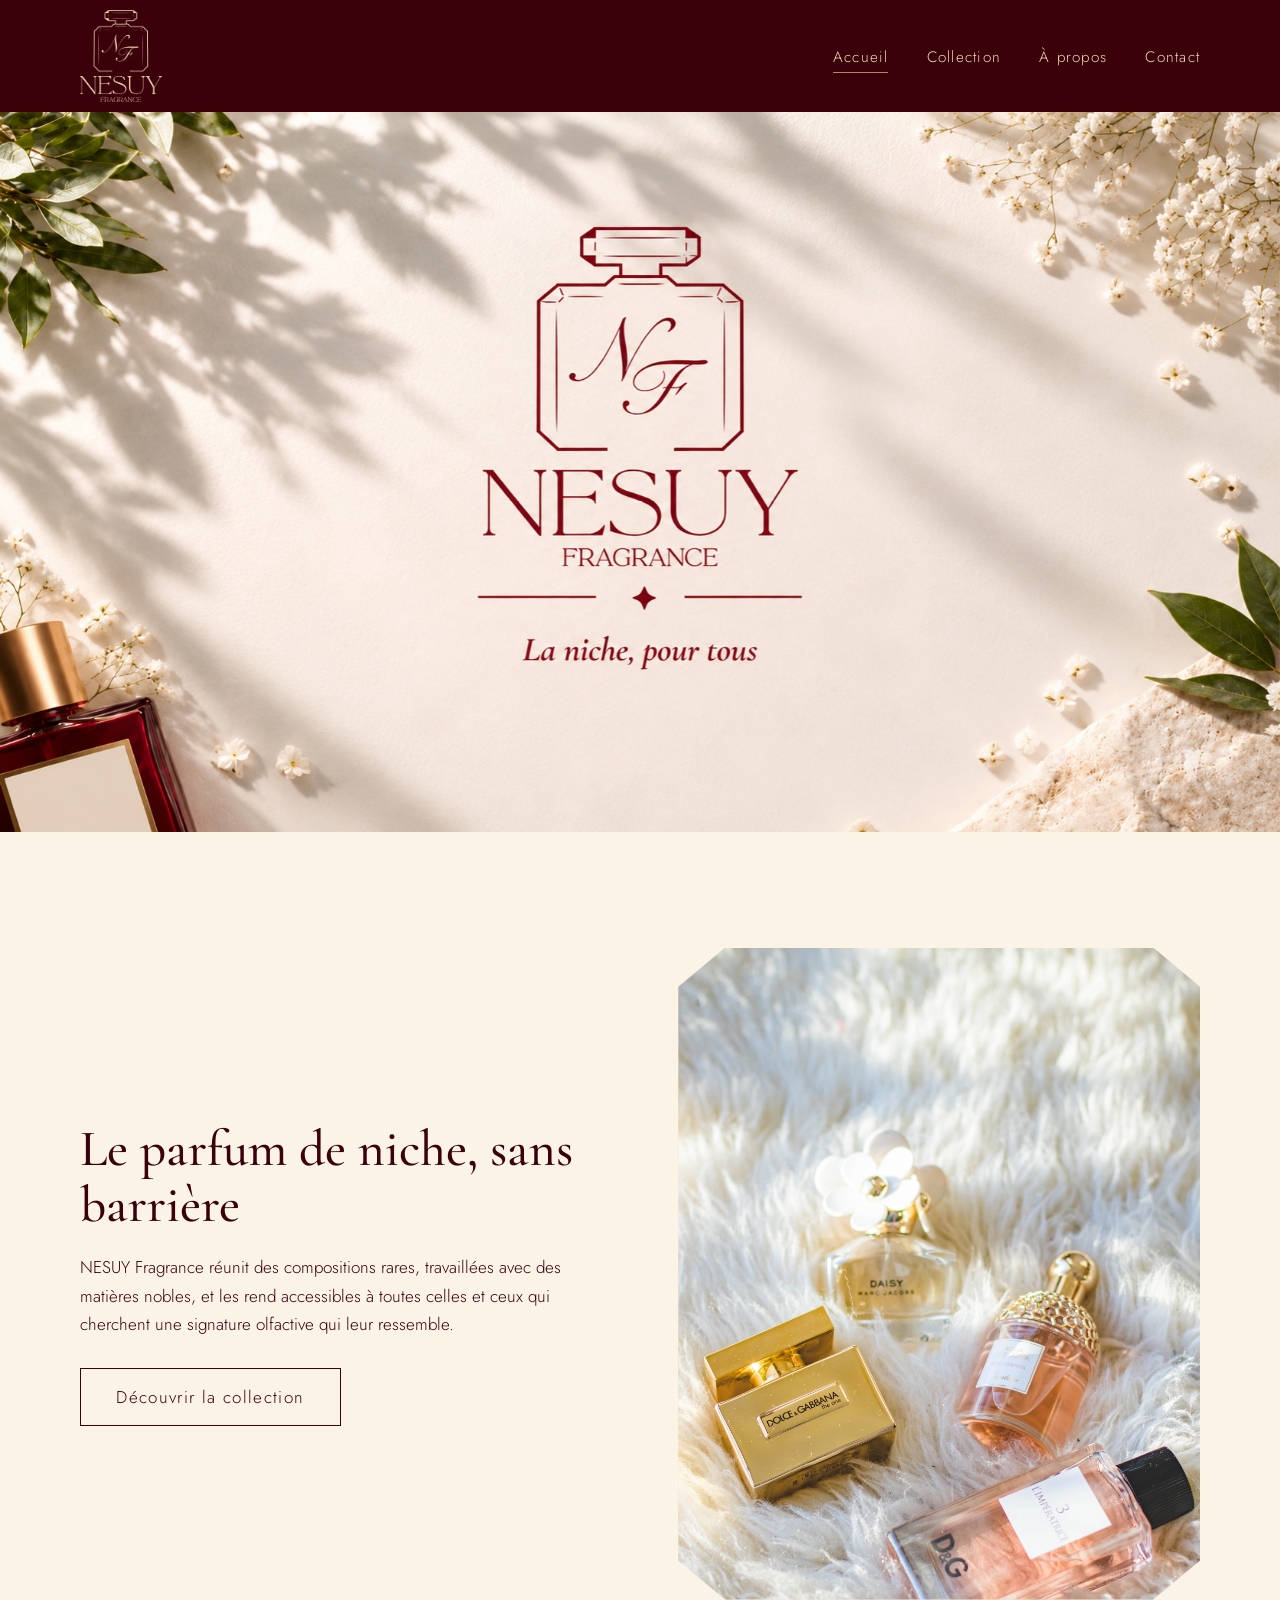
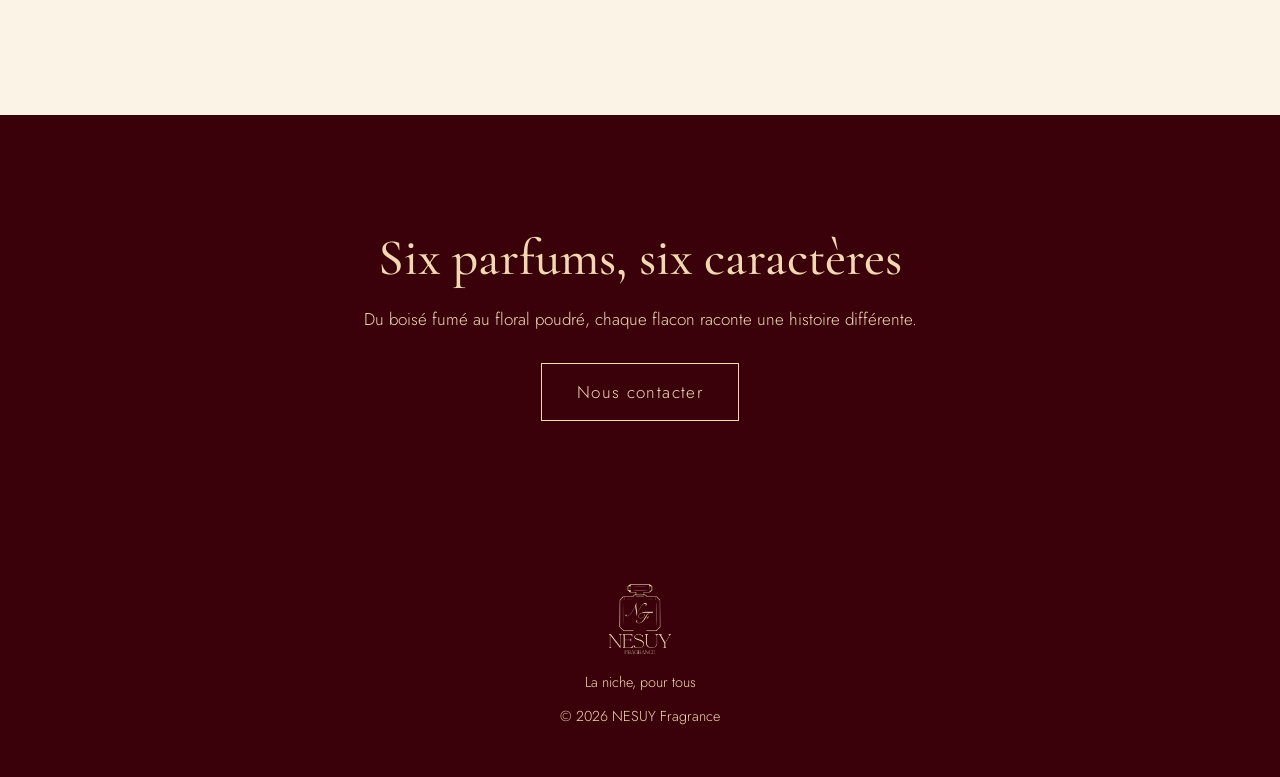
<file: index.html>
<!DOCTYPE html>
<html lang="fr">
<head>
<meta charset="UTF-8">
<meta name="viewport" content="width=device-width, initial-scale=1">
<title>Accueil — NESUY Fragrance</title>
<meta name="description" content="NESUY Fragrance : parfums de niche pour tous.">

<link rel="preconnect" href="https://fonts.googleapis.com">
<link rel="preconnect" href="https://fonts.gstatic.com" crossorigin>

<link href="https://fonts.googleapis.com/css2?family=Cormorant+Garamond:ital,wght@0,500;1,500&family=Jost:wght@300;400&display=swap" rel="stylesheet">

<link rel="stylesheet" href="css/style.css">
</head>

<body>

<header>
<div class="wrap">

<a class="brand" href="index.html" aria-label="NESUY Fragrance, accueil">
<img src="img/logo-nesuy.png" alt="NESUY Fragrance">
</a>

<input type="checkbox" id="menu-toggle" class="menu-toggle" aria-label="Ouvrir le menu">

<label for="menu-toggle" class="burger">Menu</label>

<nav aria-label="Navigation principale">
<ul>
<li><a href="index.html" aria-current="page">Accueil</a></li>
<li><a href="collection.html">Collection</a></li>
<li><a href="a-propos.html">À propos</a></li>
<li><a href="contact.html">Contact</a></li>
</ul>
</nav>

</div>
</header>

<main>


<section class="hero">

<picture>

   
    <source
        media="(min-width: 821px)"
        srcset="img/Nesuy_paysage.png"
    >

    <img
        src="img/accueil-hero.jpg"
        alt="NESUY Fragrance, La niche, pour tous"
    >

</picture>

</section>

<section>
<div class="wrap split">

<div>
<h2>Le parfum de niche, sans barrière</h2>

<p>
NESUY Fragrance réunit des compositions rares, travaillées avec des matières nobles, et les rend accessibles à toutes celles et ceux qui cherchent une signature olfactive qui leur ressemble.
</p>

<a class="btn" href="collection.html">
Découvrir la collection
</a>
</div>


<div class="slot decor">
<img src="img/parfum_accueil.jpg" alt="Ambiance NESUY Fragrance">
</div>

</div>
</section>

<section class="dark">

<div class="wrap" style="text-align:center">

<h2>Six parfums, six caractères</h2>

<p style="margin-inline:auto">
Du boisé fumé au floral poudré, chaque flacon raconte une histoire différente.
</p>

<a class="btn" href="contact.html">
Nous contacter
</a>

</div>

</section>

</main>

<footer>

<div class="wrap">

<img src="img/logo-nesuy.png" alt="NESUY Fragrance">

<p style="margin-inline:auto">
La niche, pour tous
</p>

<p style="margin:.6rem auto 0">
© 2026 NESUY Fragrance
</p>

</div>

</footer>

</body>
</html>
</file>
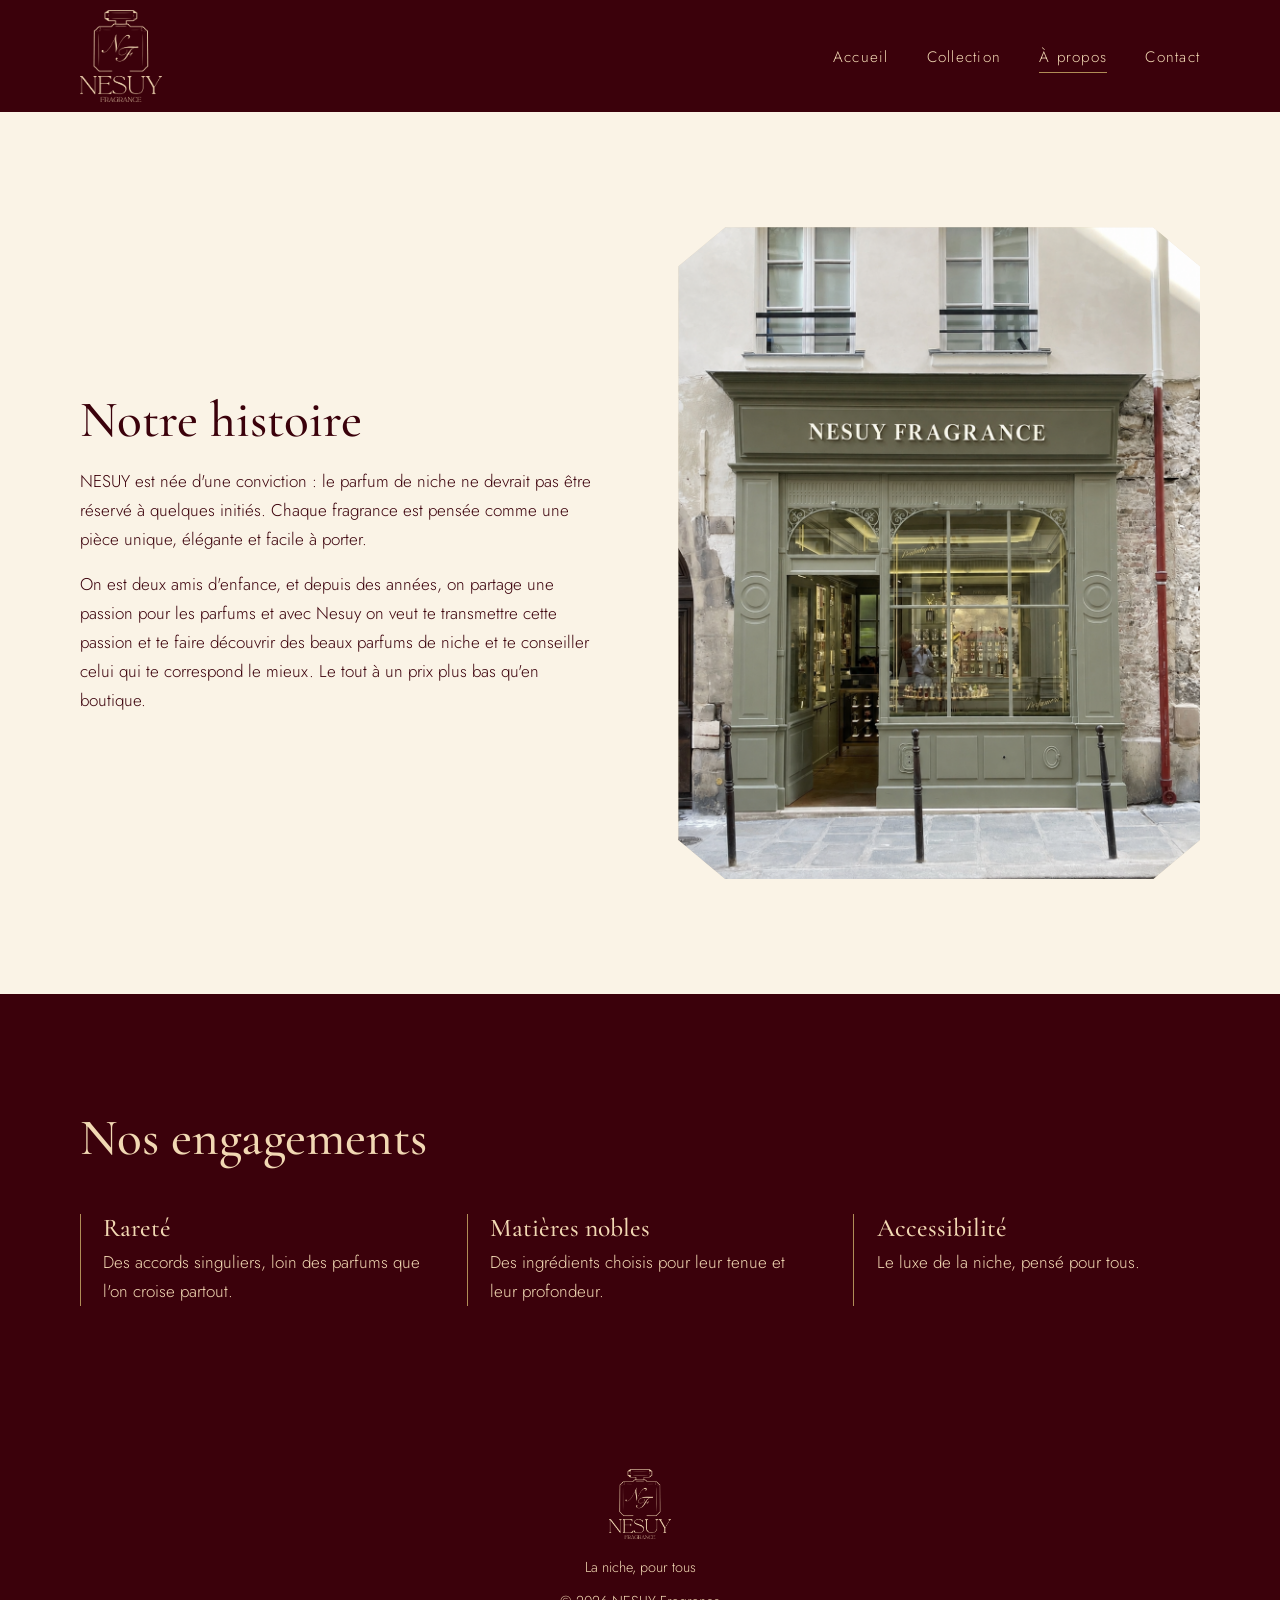
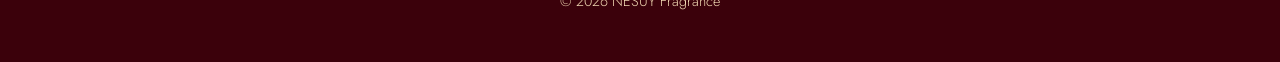
<file: a-propos.html>
<!DOCTYPE html>
<html lang="fr">

<head>
    <meta charset="UTF-8">
    <meta name="viewport" content="width=device-width, initial-scale=1">

    <title>À propos — NESUY Fragrance</title>

    <meta name="description" content="L'histoire et les valeurs de NESUY Fragrance.">

    <link rel="preconnect" href="https://fonts.googleapis.com">
    <link rel="preconnect" href="https://fonts.gstatic.com" crossorigin>

    <link
        href="https://fonts.googleapis.com/css2?family=Cormorant+Garamond:ital,wght@0,500;1,500&family=Jost:wght@300;400&display=swap"
        rel="stylesheet"
    >

    <link rel="stylesheet" href="css/style.css">
</head>

<body>

    <header>
        <div class="wrap">

            <a class="brand" href="index.html" aria-label="NESUY Fragrance, accueil">
                <img src="img/logo-nesuy.png" alt="NESUY Fragrance">
            </a>

            <input
                type="checkbox"
                id="menu-toggle"
                class="menu-toggle"
                aria-label="Ouvrir le menu"
            >

            <label for="menu-toggle" class="burger">
                Menu
            </label>

            <nav aria-label="Navigation principale">
                <ul>
                    <li><a href="index.html">Accueil</a></li>
                    <li><a href="collection.html">Collection</a></li>
                    <li>
                        <a href="a-propos.html" aria-current="page">À propos</a>
                    </li>
                    <li><a href="contact.html">Contact</a></li>
                </ul>
            </nav>

        </div>
    </header>

    <main>

        <section>
            <div class="wrap split">

                <div>

                    <h2>Notre histoire</h2>

                    <p>
                        NESUY est née d'une conviction : le parfum de niche ne devrait pas être
                        réservé à quelques initiés. Chaque fragrance est pensée comme une
                        pièce unique, élégante et facile à porter.
                    </p>

                    <p style="margin-top:1rem">
                     On est deux amis d'enfance, et depuis des années, on partage une passion pour les parfums et avec Nesuy on veut te transmettre cette passion et te faire découvrir des beaux parfums de niche et te conseiller celui qui te correspond le mieux. Le tout à un prix plus bas qu'en boutique.
                    </p>

                </div>

              
                <div class="slot">
                    <img
                        src="img/Boutique_nesuy.png"
                        alt="L'univers NESUY"
    
                    >
                </div>

            </div>
        </section>

        <section class="dark">
            <div class="wrap">

                <h2>Nos engagements</h2>

                <div class="values">

                    <div>
                        <h3>Rareté</h3>
                        <p>
                            Des accords singuliers, loin des parfums que l'on croise partout.
                        </p>
                    </div>

                    <div>
                        <h3>Matières nobles</h3>
                        <p>
                            Des ingrédients choisis pour leur tenue et leur profondeur.
                        </p>
                    </div>

                    <div>
                        <h3>Accessibilité</h3>
                        <p>
                            Le luxe de la niche, pensé pour tous.
                        </p>
                    </div>

                </div>

            </div>
        </section>

    </main>

    <footer>
        <div class="wrap">

            <img src="img/logo-nesuy.png" alt="NESUY Fragrance">

            <p style="margin-inline:auto">
                La niche, pour tous
            </p>

            <p style="margin:.6rem auto 0">
                © 2026 NESUY Fragrance
            </p>

        </div>
    </footer>

</body>
</html>
</file>
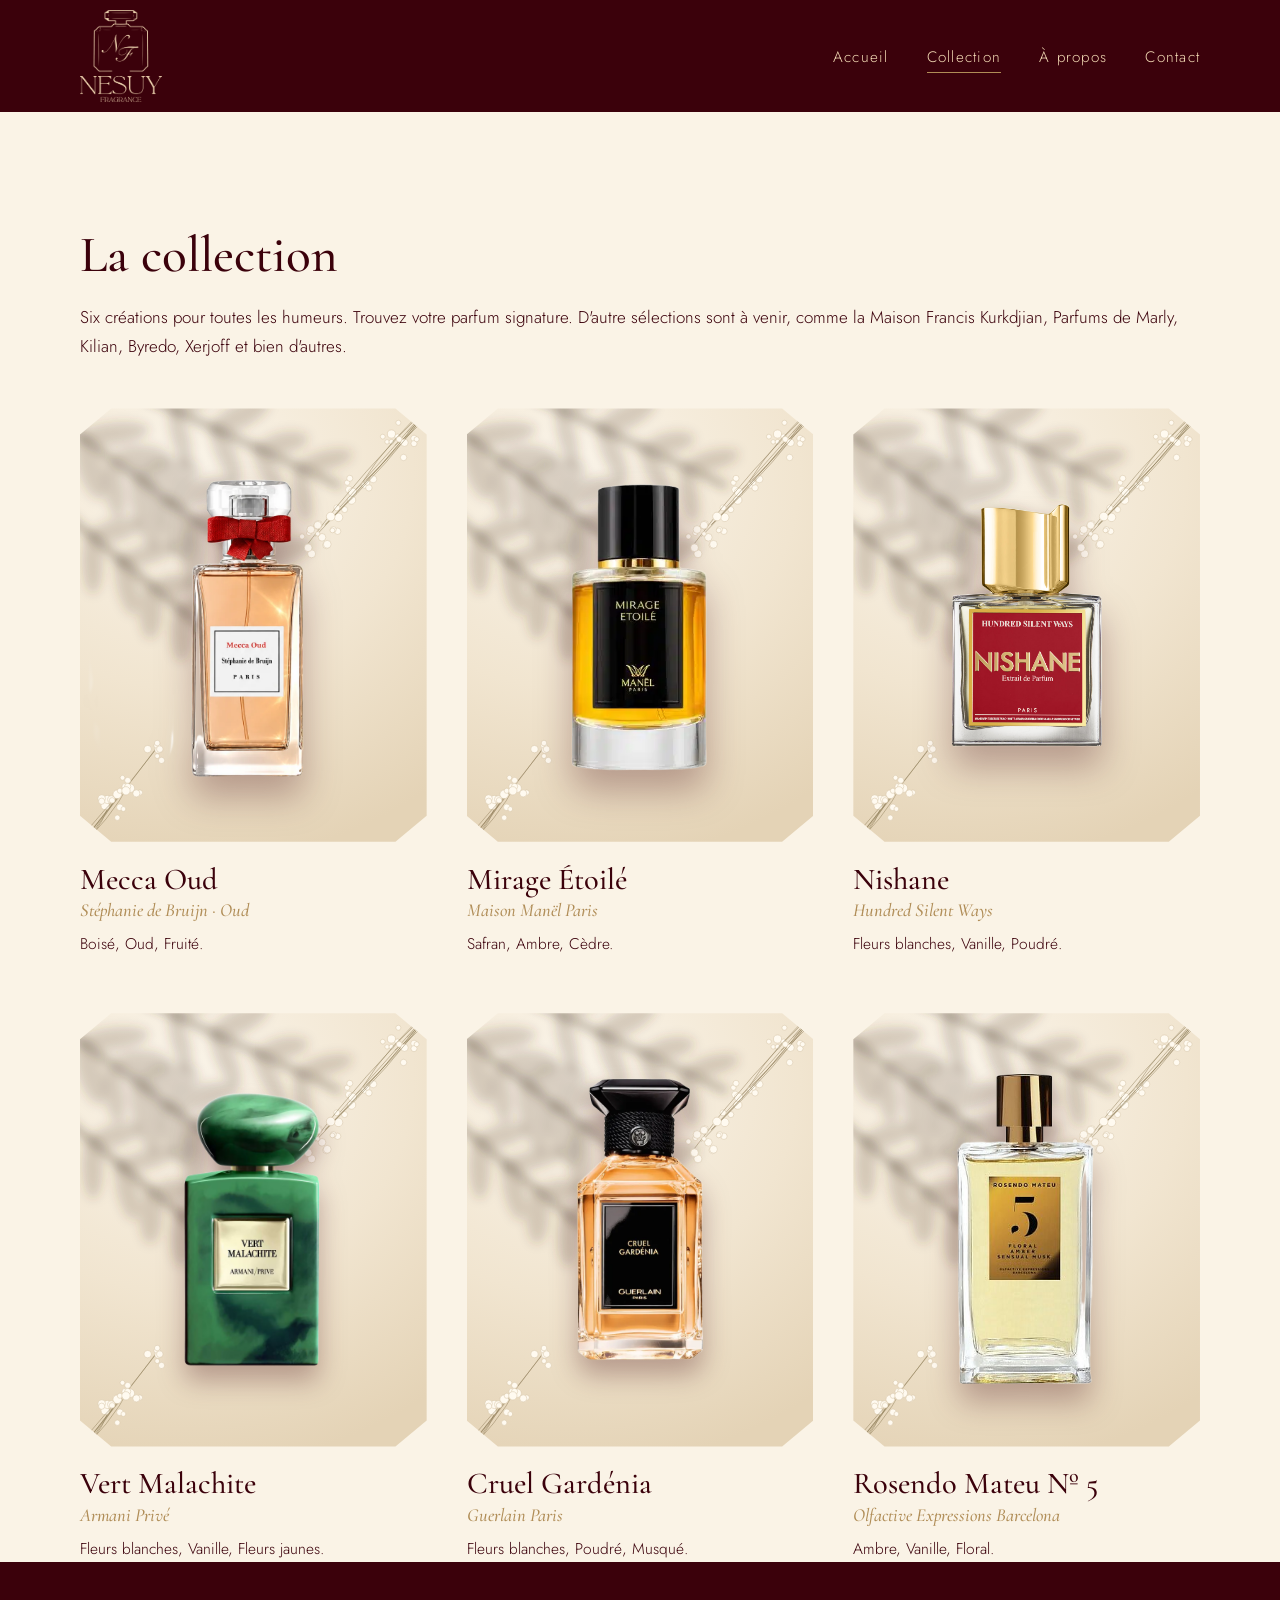
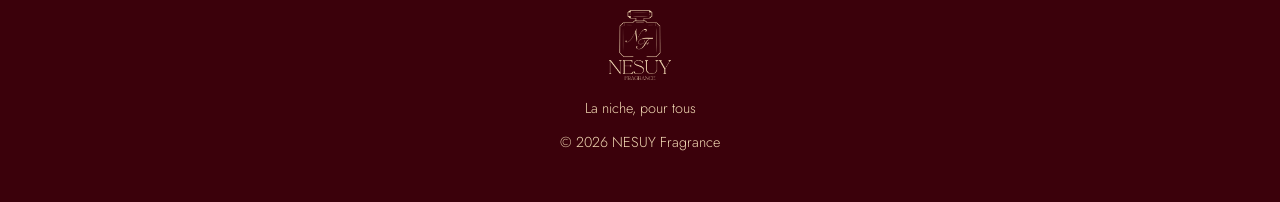
<file: collection.html>
<!DOCTYPE html>
<html lang="fr">

<head>
    <meta charset="UTF-8">
    <meta name="viewport" content="width=device-width, initial-scale=1">

    <title>Collection — NESUY Fragrance</title>

    <meta name="description" content="Les six parfums de niche NESUY Fragrance.">

    <link rel="preconnect" href="https://fonts.googleapis.com">
    <link rel="preconnect" href="https://fonts.gstatic.com" crossorigin>

    <link
        href="https://fonts.googleapis.com/css2?family=Cormorant+Garamond:ital,wght@0,500;1,500&family=Jost:wght@300;400&display=swap"
        rel="stylesheet"
    >

    <link rel="stylesheet" href="css/style.css">
    <link rel="stylesheet" href="css/decor.css">
</head>

<body>

    <header>
        <div class="wrap">

            <a class="brand" href="index.html" aria-label="NESUY Fragrance, accueil">
                <img src="img/logo-nesuy.png" alt="NESUY Fragrance">
            </a>

            <input
                type="checkbox"
                id="menu-toggle"
                class="menu-toggle"
                aria-label="Ouvrir le menu"
            >

            <label for="menu-toggle" class="burger">
                Menu
            </label>

            <nav aria-label="Navigation principale">
                <ul>
                    <li><a href="index.html">Accueil</a></li>
                    <li>
                        <a href="collection.html" aria-current="page">Collection</a>
                    </li>
                    <li><a href="a-propos.html">À propos</a></li>
                    <li><a href="contact.html">Contact</a></li>
                </ul>
            </nav>

        </div>
    </header>

    <main>

        <section class="intro">
            <div class="wrap">

                <h2>La collection</h2>

                <p>
                    Six créations pour toutes les humeurs.
                    Trouvez votre parfum signature.
                    D'autre sélections sont à venir, comme la Maison Francis Kurkdjian, Parfums de Marly, Kilian, Byredo, Xerjoff et bien d'autres.
                </p>

                <div class="grid">

                    <article class="item">

                
                        <div class="slot decor" data-file="img/meccaoud.png">
                            <img
                                src="img/meccaoud.png"
                                alt="Mecca Oud, Stéphanie de Bruijn"
                                
                            >
                        </div>

                        <h3>Mecca Oud</h3>
                        <p class="fam">Stéphanie de Bruijn · Oud</p>
                        <p>Boisé, Oud, Fruité.</p>

                    </article>

                    <article class="item">

                        
                        <div class="slot decor" data-file="img/parfum-2.png">
                            <img
                                src="img/Mirage_etoile.png"
                                alt="Mirage Étoilé"
                               
                            >
                        </div>

                        <h3>Mirage Étoilé</h3>
                        <p class="fam">Maison Manël Paris</p>
                        <p>Safran, Ambre, Cèdre.</p>

                    </article>

                    <article class="item">

                        <div class="slot decor" data-file="img/parfum-3.png">
                            <img
                                src="img/Nishane.png"
                                alt="Hundred Silent Ways Nishane"
                            >
                        </div>

                        <h3>Nishane</h3>
                        <p class="fam">Hundred Silent Ways</p>
                        <p>Fleurs blanches, Vanille, Poudré.</p>

                    </article>

                    <article class="item">

                       
                        <div class="slot decor" data-file="img/parfum-4.png">
                            <img
                                src="img/Malachite.png"
                                alt="Vert Malachite"
                            >
                        </div>

                        <h3>Vert Malachite</h3>
                        <p class="fam">Armani Privé</p>
                        <p>Fleurs blanches, Vanille, Fleurs jaunes.</p>

                    </article>

                    <article class="item">

                     
                        <div class="slot decor" data-file="img/parfum-5.png">
                            <img
                                src="img/cruel.png"
                                alt="Cruel Gardénia"
                            >
                        </div>

                        <h3>Cruel Gardénia</h3>
                        <p class="fam">Guerlain Paris</p>
                        <p>Fleurs blanches, Poudré, Musqué.</p>

                    </article>

                    <article class="item">

                       
                        <div class="slot decor" data-file="img/parfum-6.png">
                            <img
                                src="img/rosendo.png"
                                alt="Rosendo Mateu Nº 5"
                            >
                        </div>

                        <h3>Rosendo Mateu Nº 5</h3>
                        <p class="fam">Olfactive Expressions Barcelona</p>
                        <p>Ambre, Vanille, Floral.</p>

                    </article>

                </div>

            </div>
        </section>

    </main>

    <footer>
        <div class="wrap">

            <img src="img/logo-nesuy.png" alt="NESUY Fragrance">

            <p style="margin-inline:auto">
                La niche, pour tous
            </p>

            <p style="margin:.6rem auto 0">
                © 2026 NESUY Fragrance
            </p>

        </div>
    </footer>

</body>
</html>
</file>
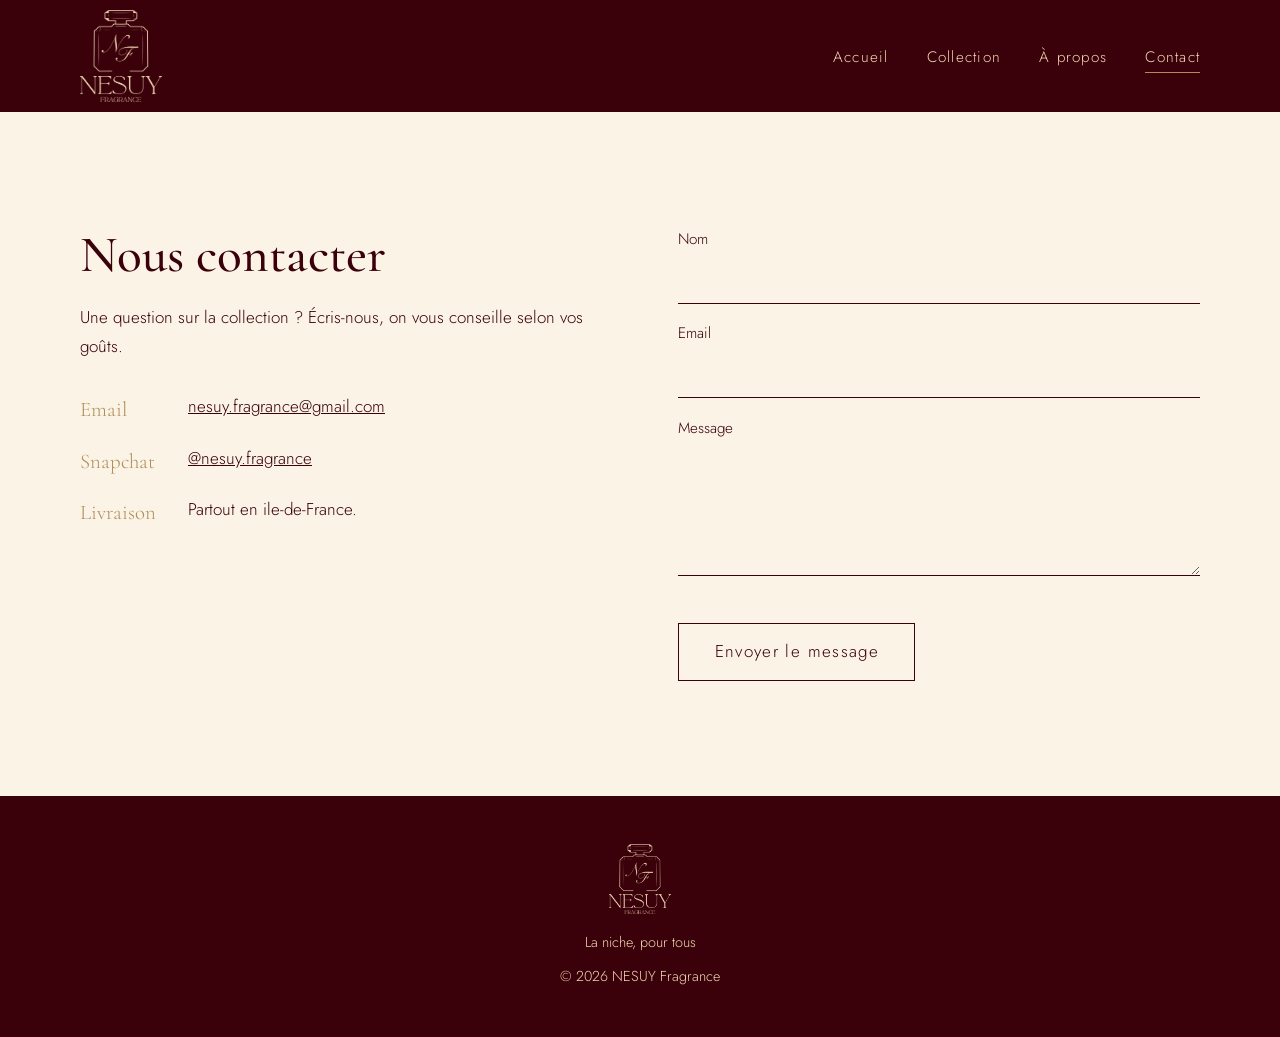
<file: contact.html>
<!DOCTYPE html>
<html lang="fr">

<head>
    <meta charset="UTF-8">
    <meta name="viewport" content="width=device-width, initial-scale=1">

    <title>Contact — NESUY Fragrance</title>
    <meta name="description" content="Contacter NESUY Fragrance.">

  
    <link rel="preconnect" href="https://fonts.googleapis.com">
    <link rel="preconnect" href="https://fonts.gstatic.com" crossorigin>

    <link
        href="https://fonts.googleapis.com/css2?family=Cormorant+Garamond:ital,wght@0,500;1,500&family=Jost:wght@300;400&display=swap"
        rel="stylesheet"
    >

   
    <link rel="stylesheet" href="css/style.css">
</head>

<body>


    <header>
        <div class="wrap">

            <a
                class="brand"
                href="index.html"
                aria-label="NESUY Fragrance, accueil"
            >
                <img src="img/logo-nesuy.png" alt="NESUY Fragrance">
            </a>

            <input
                type="checkbox"
                id="menu-toggle"
                class="menu-toggle"
                aria-label="Ouvrir le menu"
            >

            <label for="menu-toggle" class="burger">
                Menu
            </label>

            <nav aria-label="Navigation principale">
                <ul>
                    <li>
                        <a href="index.html">Accueil</a>
                    </li>

                    <li>
                        <a href="collection.html">Collection</a>
                    </li>

                    <li>
                        <a href="a-propos.html">À propos</a>
                    </li>

                    <li>
                        <a href="contact.html" aria-current="page">
                            Contact
                        </a>
                    </li>
                </ul>
            </nav>

        </div>
    </header>


 

    <main>

   
        <section class="contact">

            <div class="wrap split" style="align-items: start;">

               
                <div>

                    <h2>Nous contacter</h2>

                    <p>
                        Une question sur la collection ?
                        Écris-nous, on vous conseille selon vos goûts.
                    </p>

                    <dl>

                        <dt>Email</dt>
                        <dd>
                            <a href="mailto:nesuy.fragrance@gmail.com">
                                nesuy.fragrance@gmail.com
                            </a>
                        </dd>

                        <dt>Snapchat</dt>
                        <dd>
                            <a href="#">
                                @nesuy.fragrance
                            </a>
                        </dd>

                        <dt>Livraison</dt>
                        <dd>
                            Partout en ile-de-France.
                        </dd>

                    </dl>

                </div>


                <form
                    action="mailto:nesuy.fragrance@gmail.com"
                    method="post"
                    enctype="text/plain"
                >

                    <label>
                        Nom
                        <input name="nom" required>
                    </label>

                    <label>
                        Email
                        <input type="email" name="email" required>
                    </label>

                    <label>
                        Message
                        <textarea name="message" required></textarea>
                    </label>

                    <button class="btn" type="submit">
                        Envoyer le message
                    </button>

                </form>

            </div>

        </section>

    </main>



    <footer>

        <div class="wrap">

         
            <img src="img/logo-nesuy.png" alt="NESUY Fragrance">

           
            <p style="margin-inline: auto;">
                La niche, pour tous
            </p>

            <p style="margin: .6rem auto 0;">
                © 2026 NESUY Fragrance
            </p>

        </div>

    </footer>

</body>
</html>
</file>
<file: css/style.css>
:root {
    --vin: #3b010b;
    --vin2: #561220;
    --creme: #f1d8b3;
    --ivoire: #faf3e6;
    --or: #b08d57;

    --h: 112px;

    --serif: "Cormorant Garamond", Georgia, serif;
    --sans: "Jost", system-ui, sans-serif;
}

* {
    box-sizing: border-box;
    margin: 0;
    padding: 0;
}

html {
    scroll-behavior: smooth;
}

body {
    font: 300 1.0625rem / 1.7 var(--sans);
    background: var(--ivoire);
    color: var(--vin);
}

img {
    max-width: 100%;
    display: block;
}

a {
    color: inherit;
}

:focus-visible {
    outline: 2px solid var(--or);
    outline-offset: 3px;
}


h1,
h2,
h3 {
    font-family: var(--serif);
    font-weight: 500;
    line-height: 1.1;
}

h2 {
    font-size: clamp(2rem, 4vw, 3.2rem);
    margin-bottom: 1.2rem;
}

p {
    max-width: 150ch;
}

.wrap {
    width: min(1120px, 100% - 3rem);
    margin-inline: auto;
}

section {
    padding: clamp(4rem, 9vw, 7.5rem) 0;
}

.dark {
    background: var(--vin);
    color: var(--creme);
}


header {
    position: sticky;
    top: 0;
    z-index: 10;
    background: var(--vin);
    color: var(--creme);
}

header .wrap {
    display: flex;
    align-items: center;
    justify-content: space-between;
    height: var(--h);
}

.brand img {
    height: 92px;
    width: auto;
}

nav ul {
    display: flex;
    gap: 2.4rem;
    list-style: none;
}

nav a {
    text-decoration: none;
    font-size: 0.95rem;
    letter-spacing: 0.08em;
    padding: 0.3rem 0;
    border-bottom: 1px solid transparent;
    transition: border-color 0.3s;
}

nav a:hover,
nav a[aria-current] {
    border-color: var(--or);
}

.burger {
    display: none;
    background: none;
    border: 0;
    color: inherit;
    font: inherit;
    cursor: pointer;
    padding: 0.5rem;
}


.hero {
    position: relative;
    display: block;
    width: 100%;
    padding: 0;
    margin: 0;
    overflow: hidden;
    background: #e9dccb;
}

.hero picture {
    display: block;
    width: 100%;
}

.hero img {
    display: block;
    width: 100%;
    max-width: none;
    height: auto;
    object-fit: contain;
    animation: reveal 2.2s ease both;
}


@keyframes reveal {
    from {
        opacity: 0;
        transform: translateY(14px);
    }

    to {
        opacity: 1;
        transform: none;
    }
}


.split {
    display: grid;
    grid-template-columns: 1fr 1fr;
    gap: clamp(2rem, 6vw, 5rem);
    align-items: center;
}



.btn {
    display: inline-block;
    margin-top: 1.8rem;
    padding: 0.85rem 2.2rem;
    border: 1px solid currentColor;
    text-decoration: none;
    letter-spacing: 0.08em;
    transition: background 0.3s, color 0.3s;
}

.btn:hover {
    background: var(--vin);
    color: var(--creme);
}

.dark .btn:hover {
    background: var(--creme);
    color: var(--vin);
}



.slot {
    position: relative;
    aspect-ratio: 4 / 5;
    background: #ecdcc0;
    color: var(--or);
    display: grid;
    place-items: center;
    text-align: center;
    font-size: 0.9rem;
    overflow: hidden;

    clip-path: polygon(
        9% 0,
        91% 0,
        100% 6%,
        100% 94%,
        91% 100%,
        9% 100%,
        0 94%,
        0 6%
    );
}

.slot::before {
    content: "Photo à ajouter\A dans le dossier img/";
    white-space: pre;
}

.slot img {
    position: absolute;
    inset: 0;
    width: 200%;
    height: auto;
    object-fit: cover;
    background: #ecdcc0;
}


.slot.wide {
    aspect-ratio: 3 / 2;
}



.grid {
    display: grid;
    grid-template-columns: repeat(3, 1fr);
    gap: 3.5rem 2.5rem;
    margin-top: 3rem;
}

.item h3 {
    font-size: 1.9rem;
    margin: 1.3rem 0 0.2rem;
}

.item .fam {
    font: italic 500 1.15rem var(--serif);
    color: var(--or);
    margin-bottom: 0.6rem;
}

.item p {
    font-size: 0.97rem;
}

.intro {
    padding-bottom: 0;
}


.values {
    display: grid;
    grid-template-columns: repeat(3, 1fr);
    gap: 2.5rem;
    margin-top: 3rem;
}

.values div {
    border-left: 1px solid var(--or);
    padding-left: 1.4rem;
}

.values h3 {
    font-size: 1.6rem;
    margin-bottom: 0.4rem;
}

.contact dl {
    display: grid;
    grid-template-columns: auto 1fr;
    gap: 1rem 2rem;
    margin-top: 2rem;
}

.contact dt {
    font-family: var(--serif);
    font-size: 1.3rem;
    color: var(--or);
}

form {
    display: grid;
    gap: 1.1rem;
}

label {
    display: grid;
    gap: 0.3rem;
    font-size: 0.95rem;
}

input,
textarea {
    font: inherit;
    color: var(--vin);
    background: transparent;
    border: 0;
    border-bottom: 1px solid var(--vin);
    padding: 0.6rem 0;
    border-radius: 0;
}

textarea {
    min-height: 130px;
    resize: vertical;
}

button.btn {
    background: none;
    color: inherit;
    font: inherit;
    cursor: pointer;
    justify-self: start;
}



footer {
    background: var(--vin);
    color: var(--creme);
    padding: 3rem 0;
    text-align: center;
    font-size: 0.9rem;
}

footer img {
    height: 70px;
    margin: 0 auto 1rem;
}



@media (max-width: 820px) {

    :root {
        --h: 92px;
    }

    .brand img {
        height: 76px;
    }

    .burger {
        display: block;
    }

    nav {
        position: absolute;
        top: var(--h);
        left: 0;
        right: 0;
        background: var(--vin);
        display: none;
        padding: 1rem 1.5rem 2rem;
    }

    .menu-toggle:checked ~ nav {
        display: block;
    }

    nav ul {
        flex-direction: column;
        gap: 1.2rem;
    }

    .split,
    .grid,
    .values {
        grid-template-columns: 1fr;
    }

    .grid {
        gap: 3rem;
    }
}



.menu-toggle {
    position: absolute;
    opacity: 0;
    pointer-events: none;
}

.menu-toggle:focus-visible + .burger {
    outline: 2px solid var(--or);
    outline-offset: 3px;
}



@media (prefers-reduced-motion: reduce) {

    *,
    *::before,
    *::after {
        animation: none !important;
        transition: none !important;
    }

    html {
        scroll-behavior: auto;
    }
}
</file>
<file: css/decor.css>
/* Décor Mecca Oud : fond crème, ombres de feuilles et gypsophile (même ambiance que l'accueil) */
.slot.decor{background:radial-gradient(120% 90% at 30% 15%,#fbf5ea 0%,#f1e5d0 55%,#e4d3b6 100%)}
.slot.decor::before{content:"";white-space:normal;position:absolute;inset:0;background:url("data:image/svg+xml;utf8,<svg xmlns='http://www.w3.org/2000/svg' viewBox='0 0 400 500'><defs><filter id='b' x='-20%25' y='-20%25' width='140%25' height='140%25'><feGaussianBlur stdDeviation='6'/></filter><filter id='s'><feGaussianBlur stdDeviation='9'/></filter></defs><g filter='url(%23b)' fill='%234a3b2a' fill-opacity='.2'><ellipse cx='2' cy='34' rx='13' ry='42' transform='rotate(83 2 34) translate(0 -36)'/><ellipse cx='2' cy='34' rx='15' ry='38' transform='rotate(163 2 34) translate(0 -36)'/><ellipse cx='35' cy='58' rx='15' ry='33' transform='rotate(90 35 58) translate(0 -36)'/><ellipse cx='35' cy='58' rx='12' ry='33' transform='rotate(172 35 58) translate(0 -36)'/><ellipse cx='68' cy='81' rx='17' ry='34' transform='rotate(81 68 81) translate(0 -36)'/><ellipse cx='68' cy='81' rx='16' ry='47' transform='rotate(167 68 81) translate(0 -36)'/><ellipse cx='100' cy='105' rx='14' ry='48' transform='rotate(77 100 105) translate(0 -36)'/><ellipse cx='100' cy='105' rx='17' ry='37' transform='rotate(162 100 105) translate(0 -36)'/><ellipse cx='132' cy='129' rx='13' ry='37' transform='rotate(88 132 129) translate(0 -36)'/><ellipse cx='132' cy='129' rx='13' ry='41' transform='rotate(182 132 129) translate(0 -36)'/><ellipse cx='165' cy='152' rx='14' ry='41' transform='rotate(75 165 152) translate(0 -36)'/><ellipse cx='165' cy='152' rx='12' ry='35' transform='rotate(163 165 152) translate(0 -36)'/><ellipse cx='198' cy='176' rx='15' ry='37' transform='rotate(74 198 176) translate(0 -36)'/><ellipse cx='198' cy='176' rx='15' ry='37' transform='rotate(176 198 176) translate(0 -36)'/><path d='M-30 10 L230 200' stroke='%234a3b2a' stroke-width='3' fill='none'/><ellipse cx='14' cy='148' rx='13' ry='29' transform='rotate(75 14 148) translate(0 -29)'/><ellipse cx='14' cy='148' rx='12' ry='37' transform='rotate(179 14 148) translate(0 -29)'/><ellipse cx='48' cy='176' rx='11' ry='38' transform='rotate(76 48 176) translate(0 -29)'/><ellipse cx='48' cy='176' rx='12' ry='35' transform='rotate(167 48 176) translate(0 -29)'/><ellipse cx='82' cy='204' rx='12' ry='26' transform='rotate(91 82 204) translate(0 -29)'/><ellipse cx='82' cy='204' rx='13' ry='33' transform='rotate(181 82 204) translate(0 -29)'/><ellipse cx='116' cy='232' rx='11' ry='34' transform='rotate(73 116 232) translate(0 -29)'/><ellipse cx='116' cy='232' rx='12' ry='31' transform='rotate(179 116 232) translate(0 -29)'/><path d='M-20 120 L150 260' stroke='%234a3b2a' stroke-width='3' fill='none'/><ellipse cx='108' cy='2' rx='14' ry='34' transform='rotate(59 108 2) translate(0 -31)'/><ellipse cx='108' cy='2' rx='10' ry='37' transform='rotate(166 108 2) translate(0 -31)'/><ellipse cx='156' cy='24' rx='14' ry='38' transform='rotate(63 156 24) translate(0 -31)'/><ellipse cx='156' cy='24' rx='11' ry='36' transform='rotate(157 156 24) translate(0 -31)'/><ellipse cx='204' cy='46' rx='12' ry='29' transform='rotate(79 204 46) translate(0 -31)'/><ellipse cx='204' cy='46' rx='10' ry='38' transform='rotate(153 204 46) translate(0 -31)'/><ellipse cx='252' cy='68' rx='11' ry='33' transform='rotate(76 252 68) translate(0 -31)'/><ellipse cx='252' cy='68' rx='10' ry='33' transform='rotate(171 252 68) translate(0 -31)'/><path d='M60 -20 L300 90' stroke='%234a3b2a' stroke-width='3' fill='none'/></g><path d='M410 -10 Q375 42 317 95' stroke='%238c7a55' stroke-opacity='.55' fill='none'/><circle cx='328' cy='89' r='3.5' fill='%23fffaf0' stroke='%23d6c6a8' stroke-width='.6'/><circle cx='313' cy='106' r='4.9' fill='%23fffaf0' stroke='%23d6c6a8' stroke-width='.6'/><circle cx='308' cy='86' r='3.1' fill='%23fffaf0' stroke='%23d6c6a8' stroke-width='.6'/><circle cx='310' cy='94' r='4.0' fill='%23fffaf0' stroke='%23d6c6a8' stroke-width='.6'/><circle cx='311' cy='81' r='3.5' fill='%23fffaf0' stroke='%23d6c6a8' stroke-width='.6'/><circle cx='314' cy='97' r='4.9' fill='%23fffaf0' stroke='%23d6c6a8' stroke-width='.6'/><path d='M410 -10 Q355 53 299 115' stroke='%238c7a55' stroke-opacity='.55' fill='none'/><circle cx='298' cy='126' r='4.9' fill='%23fffaf0' stroke='%23d6c6a8' stroke-width='.6'/><circle cx='305' cy='117' r='3.5' fill='%23fffaf0' stroke='%23d6c6a8' stroke-width='.6'/><circle cx='296' cy='115' r='3.5' fill='%23fffaf0' stroke='%23d6c6a8' stroke-width='.6'/><path d='M410 -10 Q401 17 363 43' stroke='%238c7a55' stroke-opacity='.55' fill='none'/><circle cx='354' cy='39' r='2.6' fill='%23fffaf0' stroke='%23d6c6a8' stroke-width='.6'/><circle cx='349' cy='33' r='2.8' fill='%23fffaf0' stroke='%23d6c6a8' stroke-width='.6'/><circle cx='359' cy='30' r='4.7' fill='%23fffaf0' stroke='%23d6c6a8' stroke-width='.6'/><circle cx='366' cy='33' r='3.1' fill='%23fffaf0' stroke='%23d6c6a8' stroke-width='.6'/><circle cx='359' cy='39' r='2.8' fill='%23fffaf0' stroke='%23d6c6a8' stroke-width='.6'/><circle cx='373' cy='57' r='3.7' fill='%23fffaf0' stroke='%23d6c6a8' stroke-width='.6'/><path d='M410 -10 Q355 38 326 85' stroke='%238c7a55' stroke-opacity='.55' fill='none'/><circle cx='333' cy='92' r='3.7' fill='%23fffaf0' stroke='%23d6c6a8' stroke-width='.6'/><circle cx='331' cy='86' r='3.0' fill='%23fffaf0' stroke='%23d6c6a8' stroke-width='.6'/><circle cx='338' cy='82' r='4.2' fill='%23fffaf0' stroke='%23d6c6a8' stroke-width='.6'/><path d='M410 -10 Q348 69 271 148' stroke='%238c7a55' stroke-opacity='.55' fill='none'/><circle cx='284' cy='158' r='4.2' fill='%23fffaf0' stroke='%23d6c6a8' stroke-width='.6'/><circle cx='264' cy='144' r='2.9' fill='%23fffaf0' stroke='%23d6c6a8' stroke-width='.6'/><circle cx='279' cy='149' r='4.4' fill='%23fffaf0' stroke='%23d6c6a8' stroke-width='.6'/><circle cx='266' cy='140' r='4.5' fill='%23fffaf0' stroke='%23d6c6a8' stroke-width='.6'/><circle cx='285' cy='157' r='4.5' fill='%23fffaf0' stroke='%23d6c6a8' stroke-width='.6'/><path d='M410 -10 Q354 62 283 134' stroke='%238c7a55' stroke-opacity='.55' fill='none'/><circle cx='275' cy='134' r='4.3' fill='%23fffaf0' stroke='%23d6c6a8' stroke-width='.6'/><circle cx='297' cy='142' r='3.7' fill='%23fffaf0' stroke='%23d6c6a8' stroke-width='.6'/><circle cx='275' cy='137' r='3.4' fill='%23fffaf0' stroke='%23d6c6a8' stroke-width='.6'/><circle cx='292' cy='140' r='3.4' fill='%23fffaf0' stroke='%23d6c6a8' stroke-width='.6'/><path d='M410 -10 Q324 73 263 156' stroke='%238c7a55' stroke-opacity='.55' fill='none'/><circle cx='256' cy='148' r='3.0' fill='%23fffaf0' stroke='%23d6c6a8' stroke-width='.6'/><circle cx='267' cy='168' r='4.6' fill='%23fffaf0' stroke='%23d6c6a8' stroke-width='.6'/><circle cx='263' cy='161' r='4.5' fill='%23fffaf0' stroke='%23d6c6a8' stroke-width='.6'/><path d='M410 -10 Q398 9 377 28' stroke='%238c7a55' stroke-opacity='.55' fill='none'/><circle cx='385' cy='35' r='3.7' fill='%23fffaf0' stroke='%23d6c6a8' stroke-width='.6'/><circle cx='368' cy='36' r='3.3' fill='%23fffaf0' stroke='%23d6c6a8' stroke-width='.6'/><circle cx='385' cy='41' r='3.5' fill='%23fffaf0' stroke='%23d6c6a8' stroke-width='.6'/><circle cx='374' cy='40' r='4.3' fill='%23fffaf0' stroke='%23d6c6a8' stroke-width='.6'/><circle cx='367' cy='17' r='2.9' fill='%23fffaf0' stroke='%23d6c6a8' stroke-width='.6'/><circle cx='388' cy='36' r='2.9' fill='%23fffaf0' stroke='%23d6c6a8' stroke-width='.6'/><path d='M410 -10 Q360 62 282 135' stroke='%238c7a55' stroke-opacity='.55' fill='none'/><circle cx='272' cy='136' r='2.6' fill='%23fffaf0' stroke='%23d6c6a8' stroke-width='.6'/><circle cx='291' cy='141' r='2.8' fill='%23fffaf0' stroke='%23d6c6a8' stroke-width='.6'/><circle cx='289' cy='125' r='5.0' fill='%23fffaf0' stroke='%23d6c6a8' stroke-width='.6'/><circle cx='274' cy='145' r='2.6' fill='%23fffaf0' stroke='%23d6c6a8' stroke-width='.6'/><circle cx='274' cy='135' r='4.4' fill='%23fffaf0' stroke='%23d6c6a8' stroke-width='.6'/><path d='M-10 515 Q17 483 41 451' stroke='%238c7a55' stroke-opacity='.55' fill='none'/><circle cx='29' cy='458' r='4.7' fill='%23fffaf0' stroke='%23d6c6a8' stroke-width='.6'/><circle cx='46' cy='460' r='3.8' fill='%23fffaf0' stroke='%23d6c6a8' stroke-width='.6'/><circle cx='50' cy='462' r='2.8' fill='%23fffaf0' stroke='%23d6c6a8' stroke-width='.6'/><circle cx='32' cy='451' r='4.7' fill='%23fffaf0' stroke='%23d6c6a8' stroke-width='.6'/><path d='M-10 515 Q42 454 87 393' stroke='%238c7a55' stroke-opacity='.55' fill='none'/><circle cx='78' cy='393' r='4.3' fill='%23fffaf0' stroke='%23d6c6a8' stroke-width='.6'/><circle cx='89' cy='389' r='3.8' fill='%23fffaf0' stroke='%23d6c6a8' stroke-width='.6'/><circle cx='89' cy='401' r='2.8' fill='%23fffaf0' stroke='%23d6c6a8' stroke-width='.6'/><circle cx='89' cy='386' r='3.2' fill='%23fffaf0' stroke='%23d6c6a8' stroke-width='.6'/><path d='M-10 515 Q39 455 87 394' stroke='%238c7a55' stroke-opacity='.55' fill='none'/><circle cx='94' cy='406' r='3.6' fill='%23fffaf0' stroke='%23d6c6a8' stroke-width='.6'/><circle cx='90' cy='394' r='3.8' fill='%23fffaf0' stroke='%23d6c6a8' stroke-width='.6'/><circle cx='92' cy='393' r='3.8' fill='%23fffaf0' stroke='%23d6c6a8' stroke-width='.6'/><path d='M-10 515 Q37 473 57 432' stroke='%238c7a55' stroke-opacity='.55' fill='none'/><circle cx='69' cy='443' r='3.0' fill='%23fffaf0' stroke='%23d6c6a8' stroke-width='.6'/><circle cx='55' cy='429' r='3.5' fill='%23fffaf0' stroke='%23d6c6a8' stroke-width='.6'/><circle cx='52' cy='436' r='3.6' fill='%23fffaf0' stroke='%23d6c6a8' stroke-width='.6'/><circle cx='49' cy='426' r='2.8' fill='%23fffaf0' stroke='%23d6c6a8' stroke-width='.6'/><circle cx='65' cy='444' r='4.1' fill='%23fffaf0' stroke='%23d6c6a8' stroke-width='.6'/><path d='M-10 515 Q10 480 45 446' stroke='%238c7a55' stroke-opacity='.55' fill='none'/><circle cx='58' cy='438' r='4.9' fill='%23fffaf0' stroke='%23d6c6a8' stroke-width='.6'/><circle cx='43' cy='445' r='5.0' fill='%23fffaf0' stroke='%23d6c6a8' stroke-width='.6'/><circle cx='55' cy='436' r='3.6' fill='%23fffaf0' stroke='%23d6c6a8' stroke-width='.6'/><circle cx='46' cy='441' r='3.0' fill='%23fffaf0' stroke='%23d6c6a8' stroke-width='.6'/><path d='M-10 515 Q22 483 40 452' stroke='%238c7a55' stroke-opacity='.55' fill='none'/><circle cx='36' cy='451' r='4.3' fill='%23fffaf0' stroke='%23d6c6a8' stroke-width='.6'/><circle cx='37' cy='452' r='3.2' fill='%23fffaf0' stroke='%23d6c6a8' stroke-width='.6'/><circle cx='53' cy='441' r='4.8' fill='%23fffaf0' stroke='%23d6c6a8' stroke-width='.6'/><path d='M-10 515 Q22 489 31 463' stroke='%238c7a55' stroke-opacity='.55' fill='none'/><circle cx='25' cy='450' r='4.4' fill='%23fffaf0' stroke='%23d6c6a8' stroke-width='.6'/><circle cx='25' cy='453' r='3.6' fill='%23fffaf0' stroke='%23d6c6a8' stroke-width='.6'/><circle cx='43' cy='472' r='3.1' fill='%23fffaf0' stroke='%23d6c6a8' stroke-width='.6'/></svg>") center/100% 100% no-repeat}


.slot.decor img {
    position: absolute;

    width: 80%;
    height: 80%;

    max-width: none;
    max-height: none;

    top: 50%;
    left: 50%;

    transform: translate(-50%, -50%) scale(1.5);

    object-fit: contain;
    object-position: center;

    background: none;

    filter: drop-shadow(0 14px 12px rgba(59,1,11,.3));
}

.slot.decor img[src="img/Malachite.png"] {
    transform: translate(-50%, -50%) scale(1.1);
}

.slot.decor img[src="img/cruel.png"] {
    transform: translate(-50%, -50%) scale(1.1);
}

.slot.decor img[src="img/rosendo.png"] {
    transform: translate(-50%, -50%) scale(1.3);
}
.slot.decor img[src="img/parfum_accueil.jpg"] {
    width: 80%;
    height: 80%;
    transform: translate(-50%, -50%) scale(0.5);
}
.slot.decor {
    position: relative;
    overflow: visible;
}

.slot.decor:not(:has(img))::after{content:"Dépose le flacon détouré\A " attr(data-file);white-space:pre;position:relative;z-index:1;align-self:center;background:rgba(250,243,230,.8);padding:.6rem 1rem}
</file>
